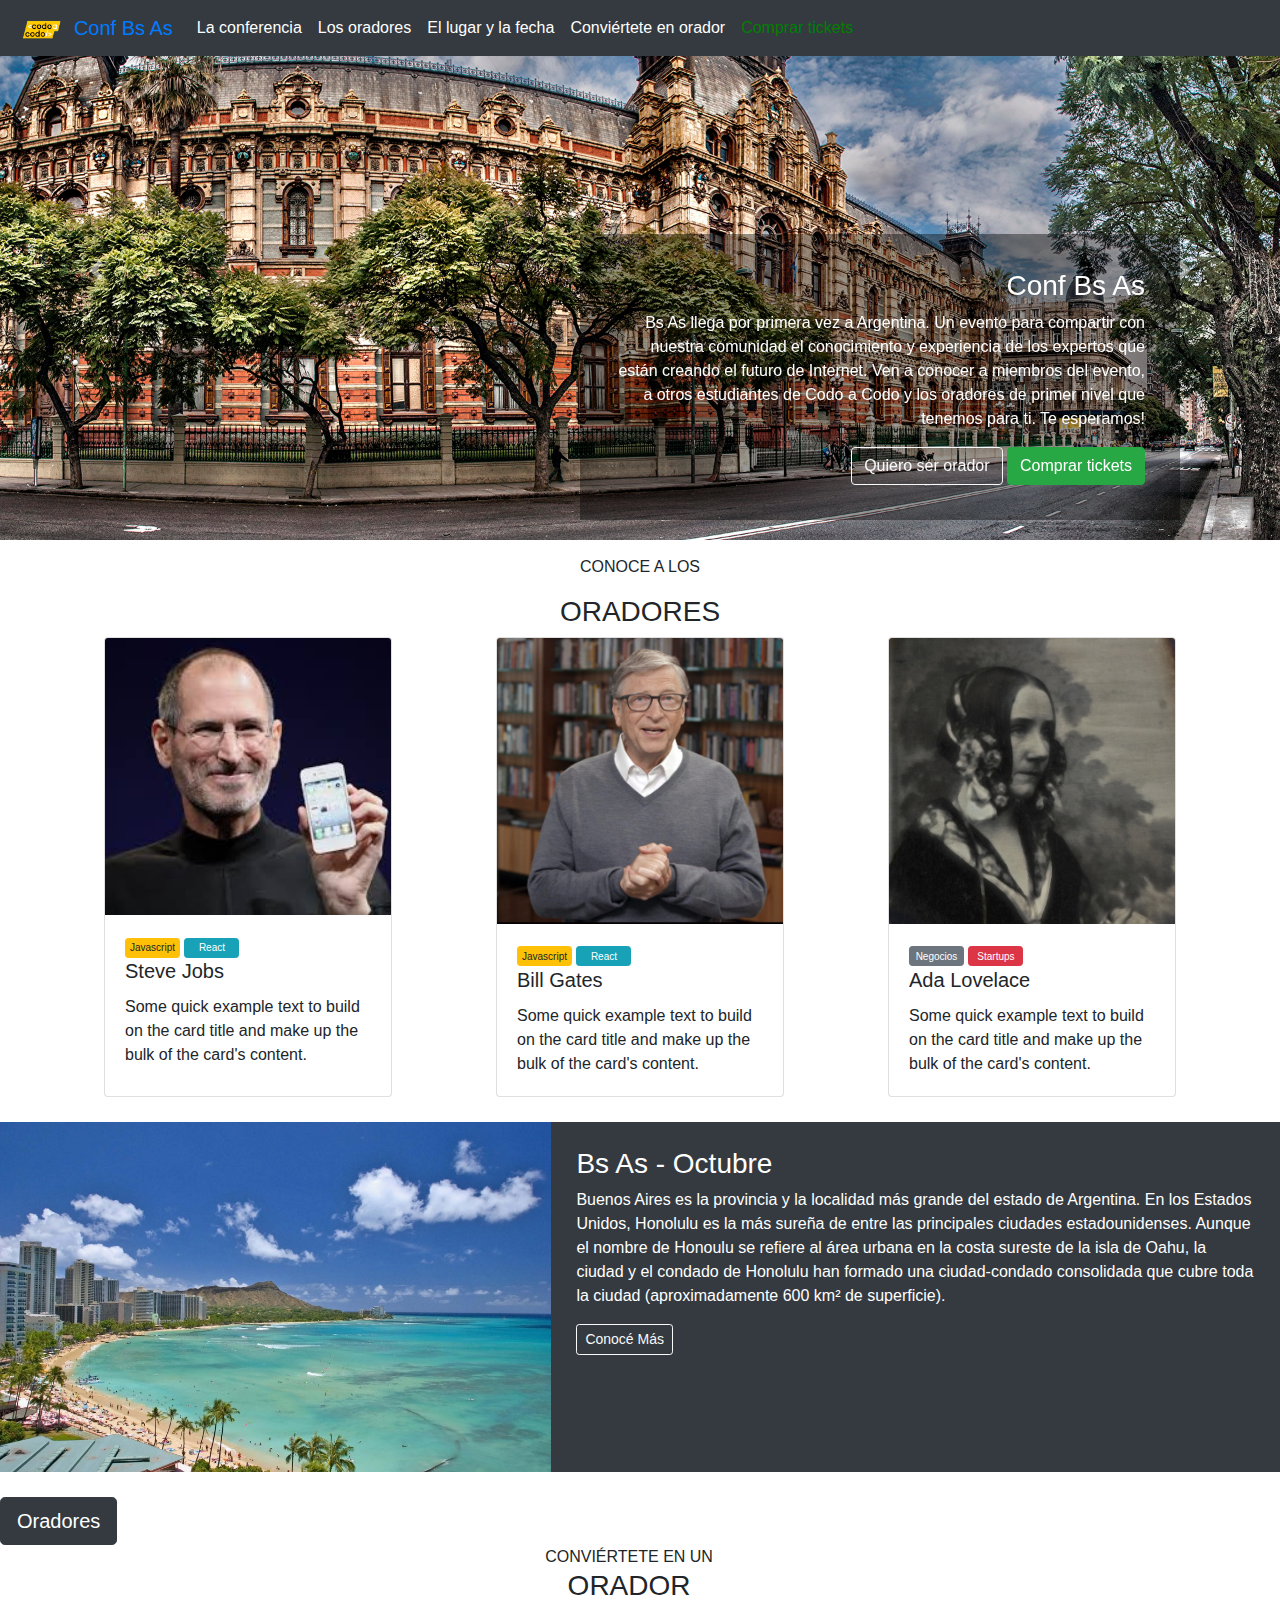
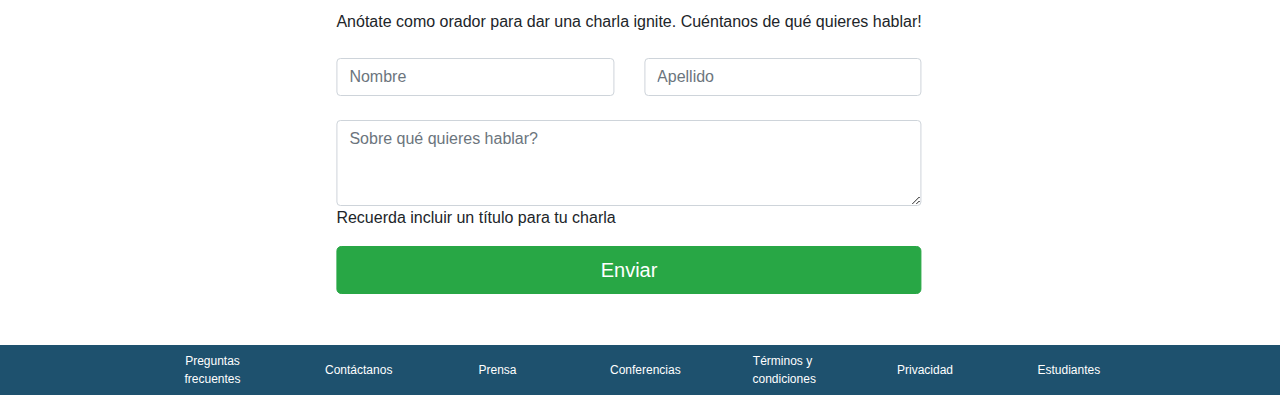
<file: Front/index.html>
<!DOCTYPE html>
<html lang="en">
    <head>
        <meta charset="utf-8" />
        <meta name="viewport" content="width=device-width, initial-scale=1, shrink-to-fit=no" />
        <title>Codo a Codo</title>
        <link rel="stylesheet" href="https://cdn.jsdelivr.net/npm/bootstrap@4.0.0/dist/css/bootstrap.min.css" crossorigin="anonymous">
        <link href="css/styles.css" rel="stylesheet" />
        <script src="js/scripts.js"></script>
    </head>
    <body id="page-top">
        <!-- NAVBAR -->
        <nav class="navbar-container navbar navbar-expand-lg navbar-color">
            <button class="navbar-toggler" type="button" data-toggle="collapse" data-target="#navbarItems" aria-controls="navbarItems" aria-expanded="false" aria-label="Toggle navigation">
                <span class="navbar-toggler-icon">Menu</span>
            </button>
            <div class="logo-codo-a-codo">
                <a class="navbar-brand" href="#">
                    <img id="logo-codo" src="assets/img/logos/codoacodo.png" alt="logo codo a codo">
                    Conf Bs As
                </a>
            </div>
            <div class="collapse navbar-collapse" id="navbarItems">
                <ul class="navbar-nav mr-auto mt-2 mt-lg-0">
                    <li class="nav-item">
                        <a class="nav-link" href="#">La conferencia <span class="sr-only">(current)</span></a>
                    </li>
                    <li class="nav-item">
                        <a class="nav-link" href="#section-oradores">Los oradores</a>
                    </li>
                    <li class="nav-item">
                        <a class="nav-link" href="#section-lugar">El lugar y la fecha</a>
                    </li>
                    <li class="nav-item">
                        <a class="nav-link" href="#form-orador">Conviértete en orador</a>
                    </li>
                    <li class="nav-item">
                        <a id="btnComprar1" class="nav-link" href="#section-tickets">Comprar tickets</a>
                    </li>
                </ul>
            </div>
        </nav>

        <!-- CAROUSEL -->
        <div id="carousel-codo-a-codo" class="carousel slide" data-ride="carousel">
            <div class="carousel-inner">
                <div class="carousel-item active">
                    <img class="d-block w-100" src="./assets/img/carousel/ba1.jpg" alt="First slide">
                </div>
                <div class="carousel-item">
                    <img class="d-block w-100" src="./assets/img/carousel/ba2.jpg" alt="Second slide">
                </div>
                <div class="carousel-item">
                    <img class="d-block w-100" src="./assets/img/carousel/ba3.jpg" alt="Third slide">
                </div>
                <div class="carousel-caption">
                    <h3>Conf Bs As</h3>
                    <p>Bs As llega por primera vez a Argentina. Un evento para compartir con nuestra comunidad el conocimiento y experiencia de los expertos
                        que están creando el futuro de Internet. Ven a conocer a miembros del evento, a otros estudiantes de Codo a Codo y los oradores
                        de primer nivel que tenemos para ti. Te esperamos!
                    </p>
                    <div class="carousel-buttons">
                        <a type="button" class="btn btn-outline-light" href="#form-orador">Quiero ser orador</a>
                        <button id="btnComprar2" href="#section-tickets" type="button" class="btn btn-success">Comprar tickets</button>
                    </div>
                </div>
            </div>
            <a class="carousel-control-prev" href="#carousel-codo-a-codo" role="button" data-slide="prev">
                <span class="carousel-control-prev-icon" aria-hidden="true"></span>
                <span class="sr-only">Previous</span>
            </a>
            <a class="carousel-control-next" href="#carousel-codo-a-codo" role="button" data-slide="next">
                <span class="carousel-control-next-icon" aria-hidden="true"></span>
                <span class="sr-only">Next</span>
            </a>
        </div>

        <!-- CARDS -->
        <section id="section-oradores" class="section-oradores">
            <p>CONOCE A LOS</p>
            <h3>ORADORES</h3>
            <div class="cards-oradores">
                <div class="card" style="width: 18rem;">
                    <img class="card-img-top" src="./assets/img/oradores/steve.jpg" alt="Card image cap">
                    <div class="card-body">
                        <button type="button" class="btn-card btn btn-warning btn-sm">Javascript</button>
                        <button type="button" class="btn-card btn btn-info btn-sm">React</button>
                        <h5 class="card-title">Steve Jobs</h5>
                        <p class="card-text">Some quick example text to build on the card title and make up the bulk of the card's content.</p>
                    </div>
                </div>
                <div class="card" style="width: 18rem;">
                    <img class="card-img-top" src="./assets/img/oradores/bill.jpg" alt="Card image cap">
                    <div class="card-body">
                        <button type="button" class="btn-card btn btn-warning btn-sm">Javascript</button>
                        <button type="button" class="btn-card btn btn-info btn-sm">React</button>
                        <h5 class="card-title">Bill Gates</h5>
                        <p class="card-text">Some quick example text to build on the card title and make up the bulk of the card's content.</p>
                    </div>
                </div>
                <div class="card" style="width: 18rem;">
                    <img class="card-img-top" src="./assets/img/oradores/ada.jpeg" alt="Card image cap">
                    <div class="card-body">
                        <button type="button" class="btn-card btn btn-secondary btn-sm">Negocios</button>
                        <button type="button" class="btn-card btn btn-danger btn-sm">Startups</button>
                        <h5 class="card-title">Ada Lovelace</h5>
                        <p class="card-text">Some quick example text to build on the card title and make up the bulk of the card's content.</p>
                    </div>
                </div>
            </div>
        </section>

        <!-- BS AS OCTUBRE -->
        <section id="section-lugar">
            <div class="paisaje">
                <img src="./assets/img/paisaje/honolulu.jpg" alt="paisaje">
                <div class="data-paisaje">
                    <h3>Bs As - Octubre</h3>
                    <p>
                        Buenos Aires es la provincia y la localidad más grande del estado de Argentina. En los Estados Unidos,
                        Honolulu es la más sureña de entre las principales ciudades estadounidenses. Aunque el nombre de Honoulu
                        se refiere al área urbana en la costa sureste de la isla de Oahu, la ciudad y el condado de Honolulu han
                        formado una ciudad-condado consolidada que cubre toda la ciudad (aproximadamente 600 km² de superficie).
                    </p>
                    <button type="button" class="btn btn-outline-light btn-sm">Conocé Más</button>
                </div>
            </div>
        </section>

        <!--<section id="section-tickets">
            <div id="formComprarTickets"></div>
        </section>
        -->

        <div id="ticketModal" class="modal modal-custom mx-auto" tabindex="-1" role="dialog">
            <div class="modal-dialog" role="document">
                <div class="modal-content">
                    <div class="modal-header">
                        <h5 class="modal-title">Comprar Tickets</h5>
                        <button type="button" class="close" data-dismiss="modal" aria-label="Close">
                            <span aria-hidden="true">&times;</span>
                        </button>
                    </div>
                    <div class="modal-body">
                        <div id="formComprarTickets"></div>
                    </div>
                </div>
            </div>
        </div>

        <!-- BOTON MODAL ORADORES -->

        <section>
            <div class="modal-oradores">
                <button id="modal-oradores" type="button" class="btn btn-dark btn-lg" data-toggle="modal" data-target="#oradoresModal">Oradores</button>
            </div>
        </section>

        <div id="oradoresModal" class="modal modal-custom mx-auto" tabindex="-1" role="dialog">
            <div class="modal-dialog" role="document">
                <div class="modal-content">
                    <div class="modal-header">
                        <h5 class="modal-title">Oradores</h5>
                        <button type="button" class="close" data-dismiss="modal" aria-label="Close">
                            <span aria-hidden="true">&times;</span>
                        </button>
                    </div>
                    <div class="modal-body">
                        <div id="tablaOradores"></div>
                    </div>
                </div>
            </div>
        </div>

        <!-- FORM ORADOR -->
        <section id="form-orador">
            <div class="contenedor-form">
                <span>CONVIÉRTETE EN UN</span>
                <h3>ORADOR</h3>
                <span>Anótate como orador para dar una charla ignite. Cuéntanos de qué quieres hablar!</span>
                <br>
                <div class="form-orador-contenedor">
                    <form class="form-orador">
                        <div class="row">
                            <div class="col">
                                <input id="nombreOrador" type="text" class="form-control" placeholder="Nombre">
                            </div>
                            <div class="col">
                                <input id="apellidoOrador" type="text" class="form-control" placeholder="Apellido">
                            </div>
                        </div>
                        <br>
                        <div class="form-group">
                            <textarea class="form-control" id="info-charla" rows="3" placeholder="Sobre qué quieres hablar?"></textarea>
                            <span>Recuerda incluir un título para tu charla</span>
                        </div>
                        <button id="agregarOrador" type="button" class="btn-enviar btn btn-success btn-lg">Enviar</button>
                    </form>
                </div>
            </div>
        </section>

        <!-- FOOTER -->
        <div class="footer-container">
            <a href="#">Preguntas frecuentes</a>
            <a href="#">Contáctanos</a>
            <a href="#">Prensa</a>
            <a href="#">Conferencias</a>
            <a href="#">Términos y condiciones</a>
            <a href="#">Privacidad</a>
            <a href="#">Estudiantes</a>
        </div>

        <!-- SCRIPTS BOOTSTRAP -->
        <script src="https://code.jquery.com/jquery-3.2.1.slim.min.js" integrity="sha384-KJ3o2DKtIkvYIK3UENzmM7KCkRr/rE9/Qpg6aAZGJwFDMVNA/GpGFF93hXpG5KkN" crossOrigin="anonymous"></script>
        <script src="https://cdn.jsdelivr.net/npm/popper.js@1.12.9/dist/umd/popper.min.js" integrity="sha384-ApNbgh9B+Y1QKtv3Rn7W3mgPxhU9K/ScQsAP7hUibX39j7fakFPskvXusvfa0b4Q" crossorigin="anonymous"></script>
        <script src="https://cdn.jsdelivr.net/npm/bootstrap@4.0.0/dist/js/bootstrap.min.js" integrity="sha384-JZR6Spejh4U02d8jOt6vLEHfe/JQGiRRSQQxSfFWpi1MquVdAyjUar5+76PVCmYl" crossorigin="anonymous"></script>
    </body>
</html>
</file>
<file: Front/css/styles.css>
/* NAVBAR */
.navbar-container {
  position: fixed;
  top: 0;
  width: 100%;
  z-index: 1;
}

.navbar-color {
  background: #353a40;
}

.logo-codo-a-codo a {
  height: 40px;
}

#logo-codo {
  object-fit: contain;
  height:100%;
}

.navbar-toggler-icon {
  color: white;
}

#navbarItems ul li a {
  color: white;

  &:hover {
    color: rgb(128, 128, 128);
  }
}

#navbarItems ul li:last-child a {
  color: green;

  &:hover {
    color: rgb(128, 128, 128);
  }
}

/* CAROUSEL */
.carousel-item {
  height: 60vh;
}

.carousel-item img {
  height: 100%;
  object-fit: cover;
}

.carousel-item img {
  height: 100%;
  object-fit: cover;
}

.carousel-caption {
  position: absolute;
  left: auto;
  right: 0;
  padding: 35px;
  margin-right: 100px;
  max-width: 600px;
  text-align: right;
  background-color: rgba(0, 0, 0, 0.4);

  @media (max-width: 768px) {
    left: 50%;
    right: auto;
    transform: translateX(-50%);
  }
}

/* ORADORES */

.cards-oradores {
  display: flex;
  justify-content: space-evenly;
  width: 100%;

  @media (max-width: 768px) {
    display: flex;
    flex-direction: column;
    align-items: center;
    gap: 15px;
  }
}

.section-oradores {
  display: flex;
  flex-direction: column;
  align-items: center;
  justify-content: center;
  margin-top: 15px;
}

.btn-card {
  height: 20px;
  width: 55px;
  font-size: 10px;
  padding: 0;
}

/* BS AS OCTUBRE */

.paisaje {
  margin: 25px 0;
  display: flex;
  height: 350px;

  @media (max-width: 768px) {
    display: flex;
    flex-direction: column;
  }
}

.data-paisaje {
  background-color: #353a40;
  color: white;
  padding: 25px;
}

/* FORM ORADOR */
#form-orador {
  max-width: 700px;
  position: absolute;
  left: 40%;
  right: auto;
  transform: translateX(-30%);

  @media (max-width: 768px) {
    margin-top: 300px;
    width: 350px;
  }
}

.contenedor-form {
  display: flex;
  flex-direction: column;
  align-items: center;
}

.form-orador-contenedor {
  width: 100%;
}

.btn-enviar {
  width: 100%;
}

/* FOOTER CONTAINER */

.footer-container {
  background-color: #1e516e;
  width: 100%;
  height: 50px;
  margin-top: 400px;
  padding: 0 100px;
  display: flex;
  justify-content: space-evenly;
  align-items: center;
  text-align: center;

  @media (max-width: 768px) {
    display: flex;
    text-align: center;
    padding: 0;
    margin-top: 725px;
  }
}

.footer-container a {
  color: white;
  width: 60px;
  font-size: 12px;

  @media (max-width: 768px) {
    font-size: 10px;
  }
}

/* Form Ticket */

.modal-content {
  width: 700px;
}

.contenedorFormComprar {
  display: flex;
  flex-direction: column;
  align-items: center;
}

.contenedorCategorias {
  display: flex;
  justify-content: center;
  color: black;

  @media (max-width: 768px) {
    display: flex;
    flex-direction: column;
    align-items: center;
  }
}

.cuadros {
  align-items: center;
  text-align: center;
  padding: 5px;
  width: 200px;
  height: 200px;
  margin: 10px;
}

.cuadros span {
  font-size: 10px;
}

.estudiante {
  border: solid 2px #5ba5fa;
}

.trainee {
  border: solid 2px #17a2b8;
}

.junior {
  border: solid 2px #ffc107;
}

.formulario {
  max-width: 650px;
  width: 100%;
}

.info-alert {
  max-width: 650px;
  width: 100%;
}

.botones-tickets {
  max-width: 650px;
  width: 100%;
  display: flex;
  flex-direction: row;
  gap: 10px;
}
</file>
